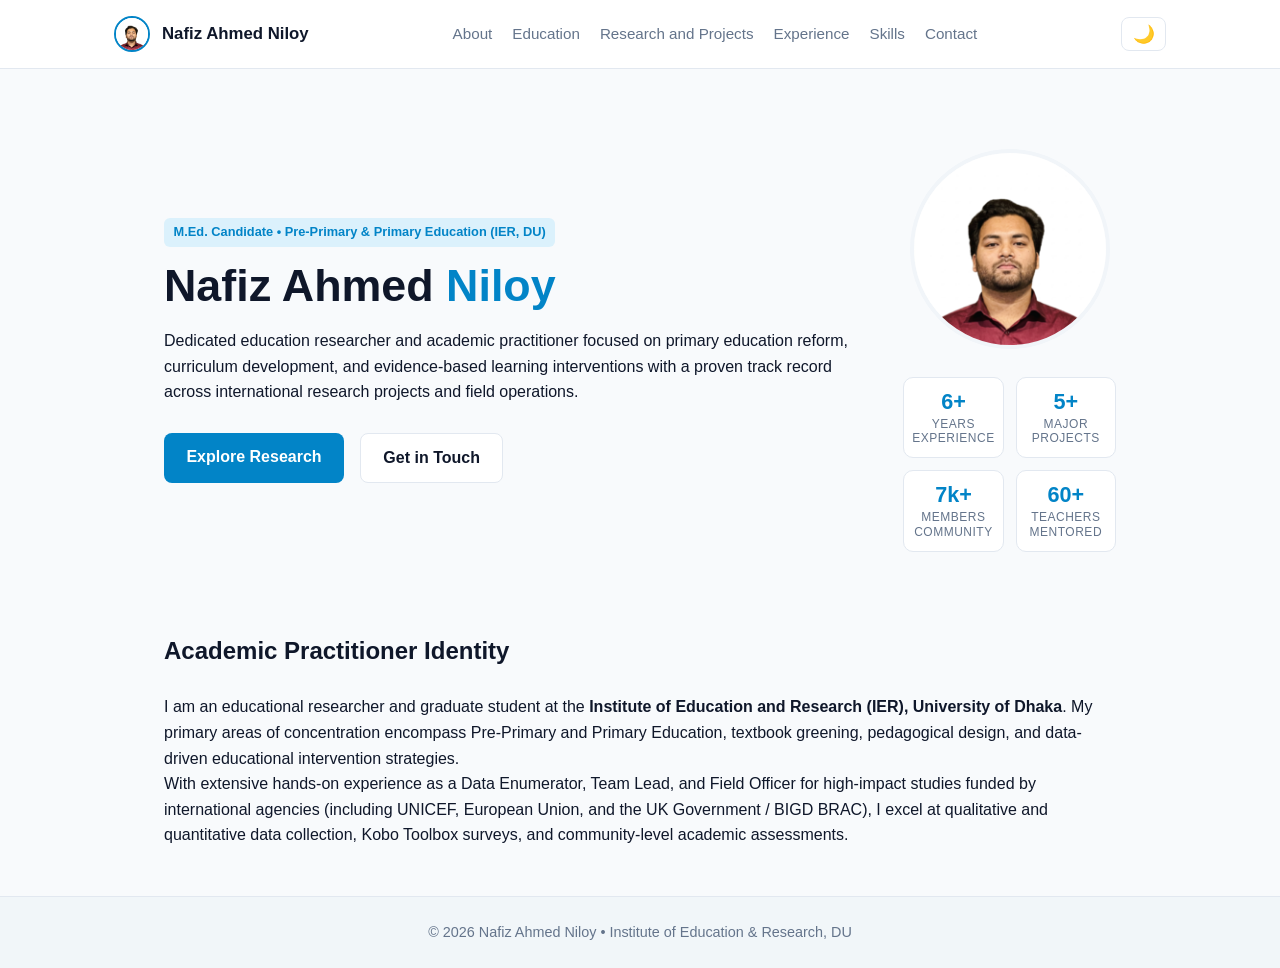
<file: index.html>
<!DOCTYPE html>
<html lang="en">
<head>
  <meta charset="UTF-8">
  <meta name="viewport" content="width=device-width, initial-scale=1.0">
  <title>Nafiz Ahmed Niloy | Portfolio</title>
  <link rel="stylesheet" href="style.css">
</head>
<body>

  <header>
  <div class="nav-container">
<a href="index.html" class="brand">
  <img src="profile.png" alt="Nafiz Ahmed Niloy" class="brand-avatar">
  <span class="brand-title">Nafiz Ahmed Niloy</span>
</a>
    
    <nav>
      <a href="index.html">About</a>
      <a href="education.html">Education</a>
      <a href="research.html">Research and Projects</a>
      <a href="experience.html">Experience</a>
      <a href="skills.html">Skills</a>
      <a href="contact.html">Contact</a>
    </nav>

    <!-- Add This Button Here -->
    <button id="theme-toggle" class="theme-toggle-btn" aria-label="Toggle theme">☀️</button>
  </div>
</header>

  <main>
    <section class="hero">
      <div class="hero-text">
        <span class="tag">M.Ed. Candidate • Pre-Primary &amp; Primary Education (IER, DU)</span>
        <h1>Nafiz Ahmed <span>Niloy</span></h1>
        <p>
          Dedicated education researcher and academic practitioner focused on primary education reform, curriculum development, and evidence-based learning interventions with a proven track record across international research projects and field operations.
        </p>
        <div class="btn-group">
          <a href="research.html" class="btn btn-primary">Explore Research</a>
          <a href="contact.html" class="btn btn-secondary">Get in Touch</a>
        </div>
      </div>
      <div class="hero-image">
      <div class="hero-image-wrapper">
  <!-- Profile Photo -->
  <div class="hero-image">
    <img src="profile.png" alt="Nafiz Ahmed Niloy">
  </div>

  <!-- 4 Mini Boxes Below Image -->
  <div class="mini-stats-grid">
    <div class="mini-stat-box">
      <span class="mini-stat-number">6+</span>
      <span class="mini-stat-label">Years<br>Experience</span>
    </div>

    <div class="mini-stat-box">
      <span class="mini-stat-number">5+</span>
      <span class="mini-stat-label">Major<br>Projects</span>
    </div>

    <div class="mini-stat-box">
      <span class="mini-stat-number">7k+</span>
      <span class="mini-stat-label">Members<br>Community</span>
    </div>

    <div class="mini-stat-box">
      <span class="mini-stat-number">60+</span>
      <span class="mini-stat-label">Teachers<br>Mentored</span>
    </div>
  </div>
</div>
    </section>

    <section style="margin-top: 3rem;">
      <h2 style="margin-bottom: 1.5rem;">Academic Practitioner Identity</h2>
      <p style= margin-bottom: 1rem;">
        I am an educational researcher and graduate student at the <strong>Institute of Education and Research (IER), University of Dhaka</strong>. My primary areas of concentration encompass Pre-Primary and Primary Education, textbook greening, pedagogical design, and data-driven educational intervention strategies.
      </p>
      <p>
        With extensive hands-on experience as a Data Enumerator, Team Lead, and Field Officer for high-impact studies funded by international agencies (including UNICEF, European Union, and the UK Government / BIGD BRAC), I excel at qualitative and quantitative data collection, Kobo Toolbox surveys, and community-level academic assessments.
      </p>
    </section>
  </main>

  <footer>
    <p>&copy; 2026 Nafiz Ahmed Niloy • Institute of Education &amp; Research, DU</p>
  </footer>

<script src="theme.js"></script>
</body>
</html>
</file>
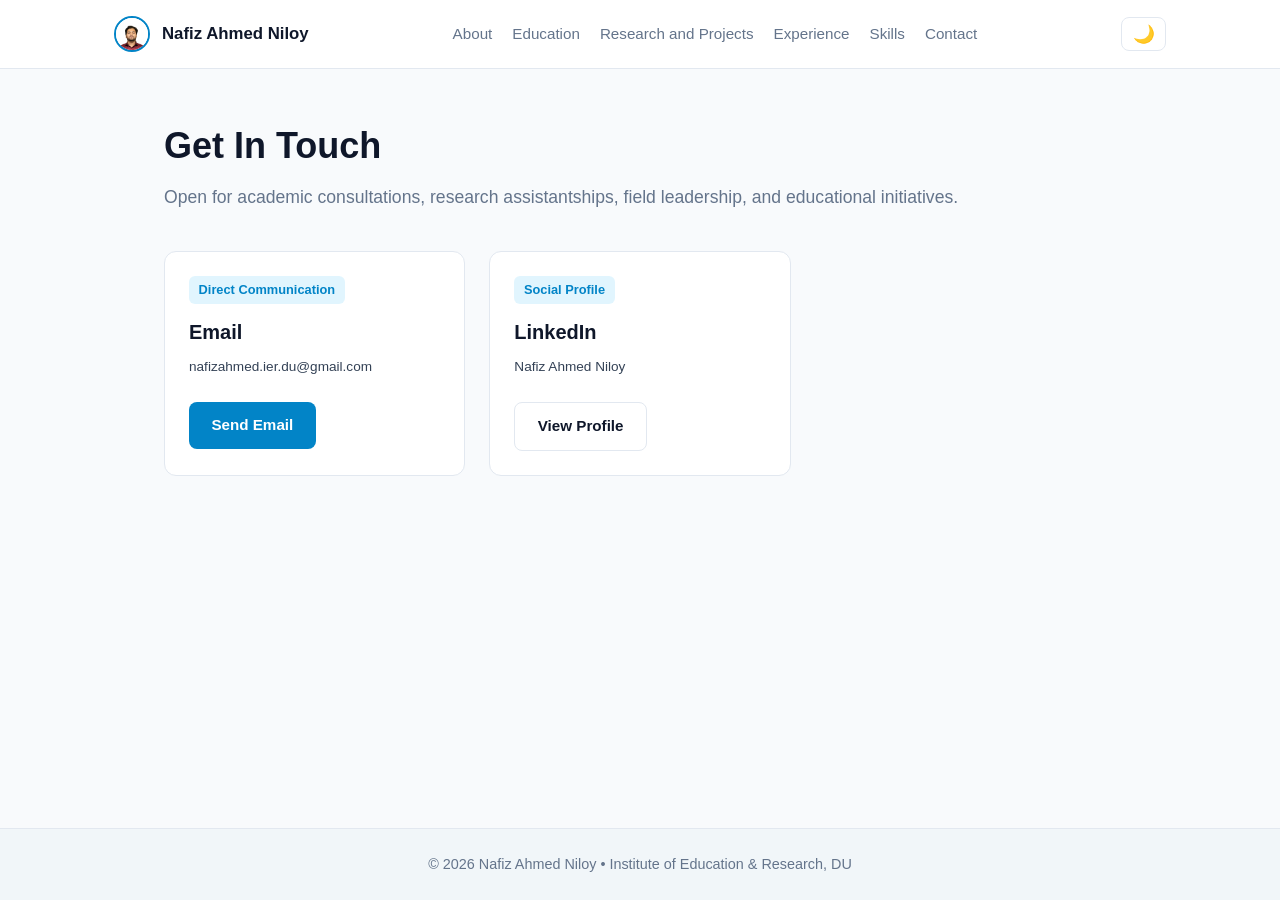
<file: contact.html>
<!DOCTYPE html>
<html lang="en">
<head>
  <meta charset="UTF-8">
  <meta name="viewport" content="width=device-width, initial-scale=1.0">
  <title>Contact | Nafiz Ahmed Niloy</title>
  <link rel="stylesheet" href="style.css">
</head>
<body>

<header>
  <div class="nav-container">
<a href="index.html" class="brand">
  <img src="profile.png" alt="Nafiz Ahmed Niloy" class="brand-avatar">
  <span class="brand-title">Nafiz Ahmed Niloy</span>
</a>
    
    <nav>
      <a href="index.html">About</a>
      <a href="education.html">Education</a>
      <a href="research.html">Research and Projects</a>
      <a href="experience.html">Experience</a>
      <a href="skills.html">Skills</a>
      <a href="contact.html">Contact</a>
    </nav>

    <!-- Add This Button Here -->
    <button id="theme-toggle" class="theme-toggle-btn" aria-label="Toggle theme">☀️</button>
  </div>
</header>

  <main>
    <h1 class="page-title">Get In Touch</h1>
    <p class="page-subtitle">Open for academic consultations, research assistantships, field leadership, and educational initiatives.</p>

    <div class="card-grid">
      <div class="card">
        <span class="tag">Direct Communication</span>
        <h3>Email</h3>
        <p class="meta">nafizahmed.ier.du@gmail.com</p>
        <p><a href="mailto:nafizahmed.ier.du@gmail.com" class="btn btn-primary" style="margin-top: 0.5rem;">Send Email</a></p>
      </div>

      <div class="card">
        <span class="tag">Social Profile</span>
        <h3>LinkedIn</h3>
        <p class="meta">Nafiz Ahmed Niloy</p>
        <p><a href="https://linkedin.com/in/nafiz-ahmed-niloy-b0" target="_blank" rel="noopener noreferrer" class="btn btn-secondary" style="margin-top: 0.5rem;">View Profile</a></p>
      </div>
    </div>
  </main>

  <footer>
    <p>&copy; 2026 Nafiz Ahmed Niloy • Institute of Education &amp; Research, DU</p>
  </footer>

<script src="theme.js"></script>
</body>
</html>
</file>
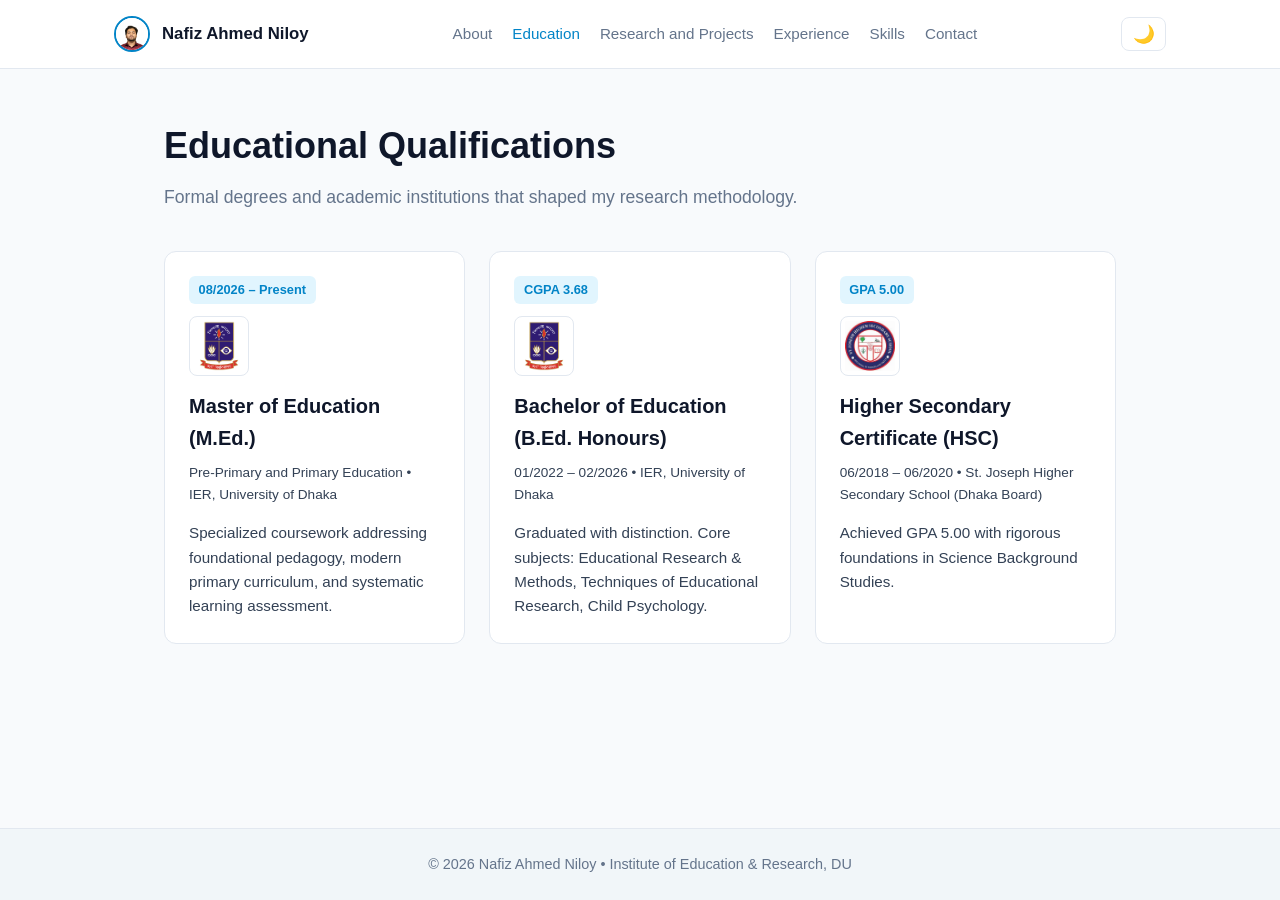
<file: education.html>
<!DOCTYPE html>
<html lang="en">
<head>
  <meta charset="UTF-8">
  <meta name="viewport" content="width=device-width, initial-scale=1.0">
  <title>Education | Nafiz Ahmed Niloy</title>
  <link rel="stylesheet" href="style.css">
</head>
<body>

  <header>
    <div class="nav-container">
<a href="index.html" class="brand">
  <img src="profile.png" alt="Nafiz Ahmed Niloy" class="brand-avatar">
  <span class="brand-title">Nafiz Ahmed Niloy</span>
</a>
      <nav>
        <a href="index.html">About</a>
        <a href="education.html" class="active">Education</a>
        <a href="research.html">Research and Projects</a>
        <a href="experience.html">Experience</a>
        <a href="skills.html">Skills</a>
        <a href="contact.html">Contact</a>
      </nav>
      <button id="theme-toggle" class="theme-toggle-btn" aria-label="Toggle theme">☀️</button>
    </div>
  </header>

  <main>
    <h1 class="page-title">Educational Qualifications</h1>
    <p class="page-subtitle">Formal degrees and academic institutions that shaped my research methodology.</p>

    <div class="card-grid">
      <!-- 1. M.Ed. Card (University of Dhaka) -->
      <div class="card">
        <span class="tag">08/2026 – Present</span>
        
        <!-- LOGO ADDED HERE -->
        <img src="du-logo.png.png" alt="University of Dhaka Logo" class="institution-logo">
        
        <h3>Master of Education (M.Ed.)</h3>
        <p class="meta">Pre-Primary and Primary Education • IER, University of Dhaka</p>
        <p>Specialized coursework addressing foundational pedagogy, modern primary curriculum, and systematic learning assessment.</p>
      </div>

      <!-- 2. B.Ed. Card (University of Dhaka) -->
      <div class="card">
        <span class="tag">CGPA 3.68</span>
        
        <!-- LOGO ADDED HERE -->
        <img src="du-logo.png.png" alt="University of Dhaka Logo" class="institution-logo">
        
        <h3>Bachelor of Education (B.Ed. Honours)</h3>
        <p class="meta">01/2022 – 02/2026 • IER, University of Dhaka</p>
        <p>Graduated with distinction. Core subjects: Educational Research &amp; Methods, Techniques of Educational Research, Child Psychology.</p>
      </div>

      <!-- 3. HSC Card (St. Joseph Higher Secondary School) -->
      <div class="card">
        <span class="tag">GPA 5.00</span>
        
        <!-- LOGO ADDED HERE -->
        <img src="st-joseph-logo.png.jpg" alt="St. Joseph Higher Secondary School Logo" class="institution-logo">
        
        <h3>Higher Secondary Certificate (HSC)</h3>
        <p class="meta">06/2018 – 06/2020 • St. Joseph Higher Secondary School (Dhaka Board)</p>
        <p>Achieved GPA 5.00 with rigorous foundations in Science Background Studies.</p>
      </div>
    </div>
  </main>

  <footer>
    <p>&copy; 2026 Nafiz Ahmed Niloy • Institute of Education &amp; Research, DU</p>
  </footer>

  <script src="theme.js"></script>
</body>
</html>
</file>
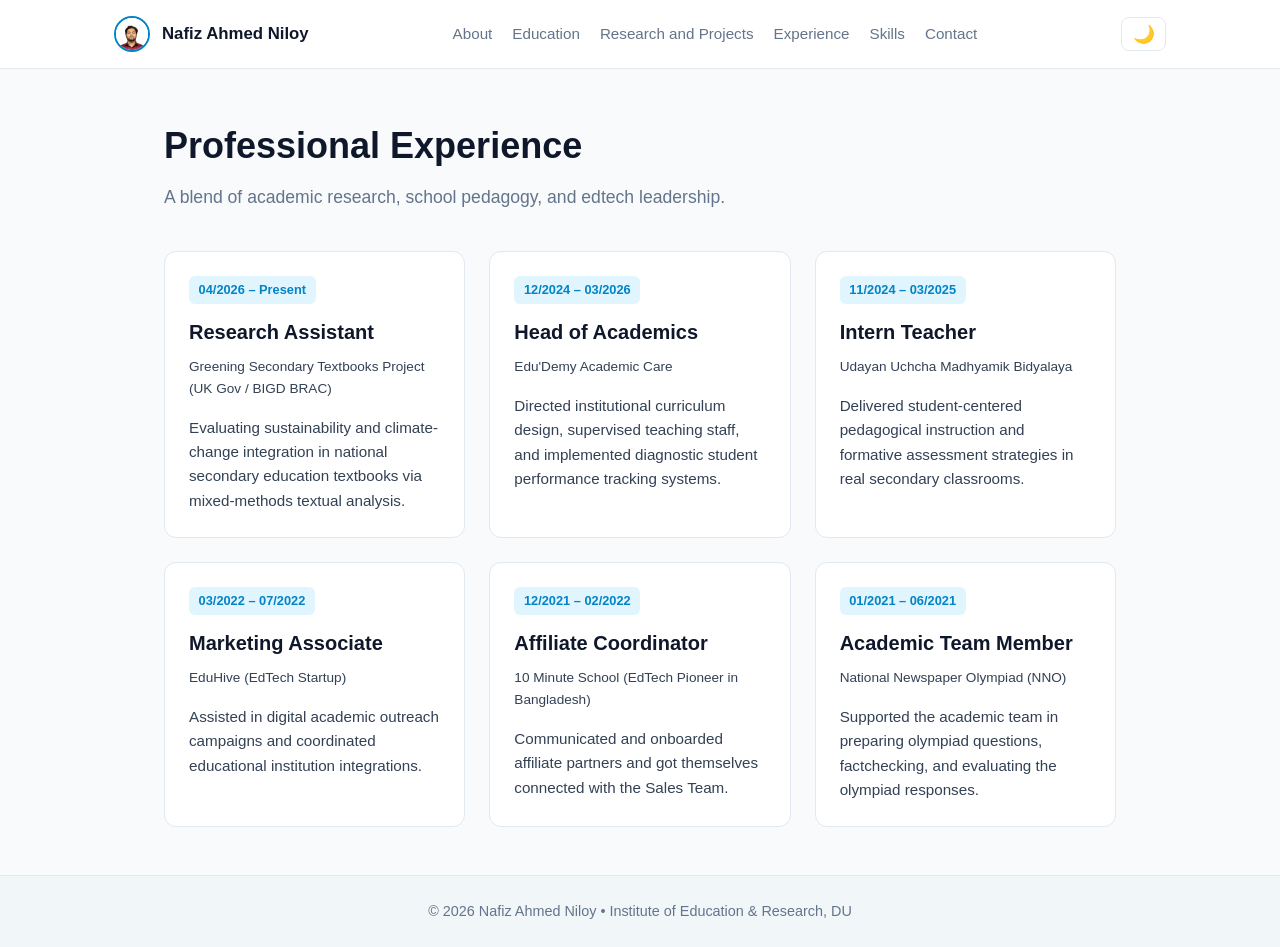
<file: experience.html>
<!DOCTYPE html>
<html lang="en">
<head>
  <meta charset="UTF-8">
  <meta name="viewport" content="width=device-width, initial-scale=1.0">
  <title>Experience | Nafiz Ahmed Niloy</title>
  <link rel="stylesheet" href="style.css">
</head>
<body>

<header>
  <div class="nav-container">
<a href="index.html" class="brand">
  <img src="profile.png" alt="Nafiz Ahmed Niloy" class="brand-avatar">
  <span class="brand-title">Nafiz Ahmed Niloy</span>
</a>
    
    <nav>
      <a href="index.html">About</a>
      <a href="education.html">Education</a>
      <a href="research.html">Research and Projects</a>
      <a href="experience.html">Experience</a>
      <a href="skills.html">Skills</a>
      <a href="contact.html">Contact</a>
    </nav>

    <!-- Add This Button Here -->
    <button id="theme-toggle" class="theme-toggle-btn" aria-label="Toggle theme">☀️</button>
  </div>
</header>

  <main>
    <h1 class="page-title">Professional Experience</h1>
    <p class="page-subtitle">A blend of academic research, school pedagogy, and edtech leadership.</p>

    <div class="card-grid">
      <div class="card">
        <span class="tag">04/2026 – Present</span>
        <h3>Research Assistant</h3>
        <p class="meta">Greening Secondary Textbooks Project (UK Gov / BIGD BRAC)</p>
        <p>Evaluating sustainability and climate-change integration in national secondary education textbooks via mixed-methods textual analysis.</p>
      </div>

      <div class="card">
        <span class="tag">12/2024 – 03/2026</span>
        <h3>Head of Academics</h3>
        <p class="meta">Edu'Demy Academic Care</p>
        <p>Directed institutional curriculum design, supervised teaching staff, and implemented diagnostic student performance tracking systems.</p>
      </div>

      <div class="card">
        <span class="tag">11/2024 – 03/2025</span>
        <h3>Intern Teacher</h3>
        <p class="meta">Udayan Uchcha Madhyamik Bidyalaya</p>
        <p>Delivered student-centered pedagogical instruction and formative assessment strategies in real secondary classrooms.</p>
      </div>

      <div class="card">
        <span class="tag">03/2022 – 07/2022</span>
        <h3>Marketing Associate</h3>
        <p class="meta">EduHive (EdTech Startup)</p>
        <p>Assisted in digital academic outreach campaigns and coordinated educational institution integrations.</p>
      </div>

    <div class="card">
        <span class="tag">12/2021 – 02/2022</span>
        <h3>Affiliate Coordinator</h3>
        <p class="meta">10 Minute School (EdTech Pioneer in Bangladesh)</p>
        <p>Communicated and onboarded affiliate partners and got themselves connected with the Sales Team.</p>
      </div>

        <div class="card">
        <span class="tag">01/2021 – 06/2021</span>
        <h3>Academic Team Member</h3>
        <p class="meta">National Newspaper Olympiad (NNO)</p>
        <p>Supported the academic team in preparing olympiad questions, factchecking, and evaluating the olympiad responses.</p>
      </div>
    </div>
  </main>
  </main>

  <footer>
    <p>&copy; 2026 Nafiz Ahmed Niloy • Institute of Education &amp; Research, DU</p>
  </footer>

<script src="theme.js"></script>
</body>
</html>
</file>
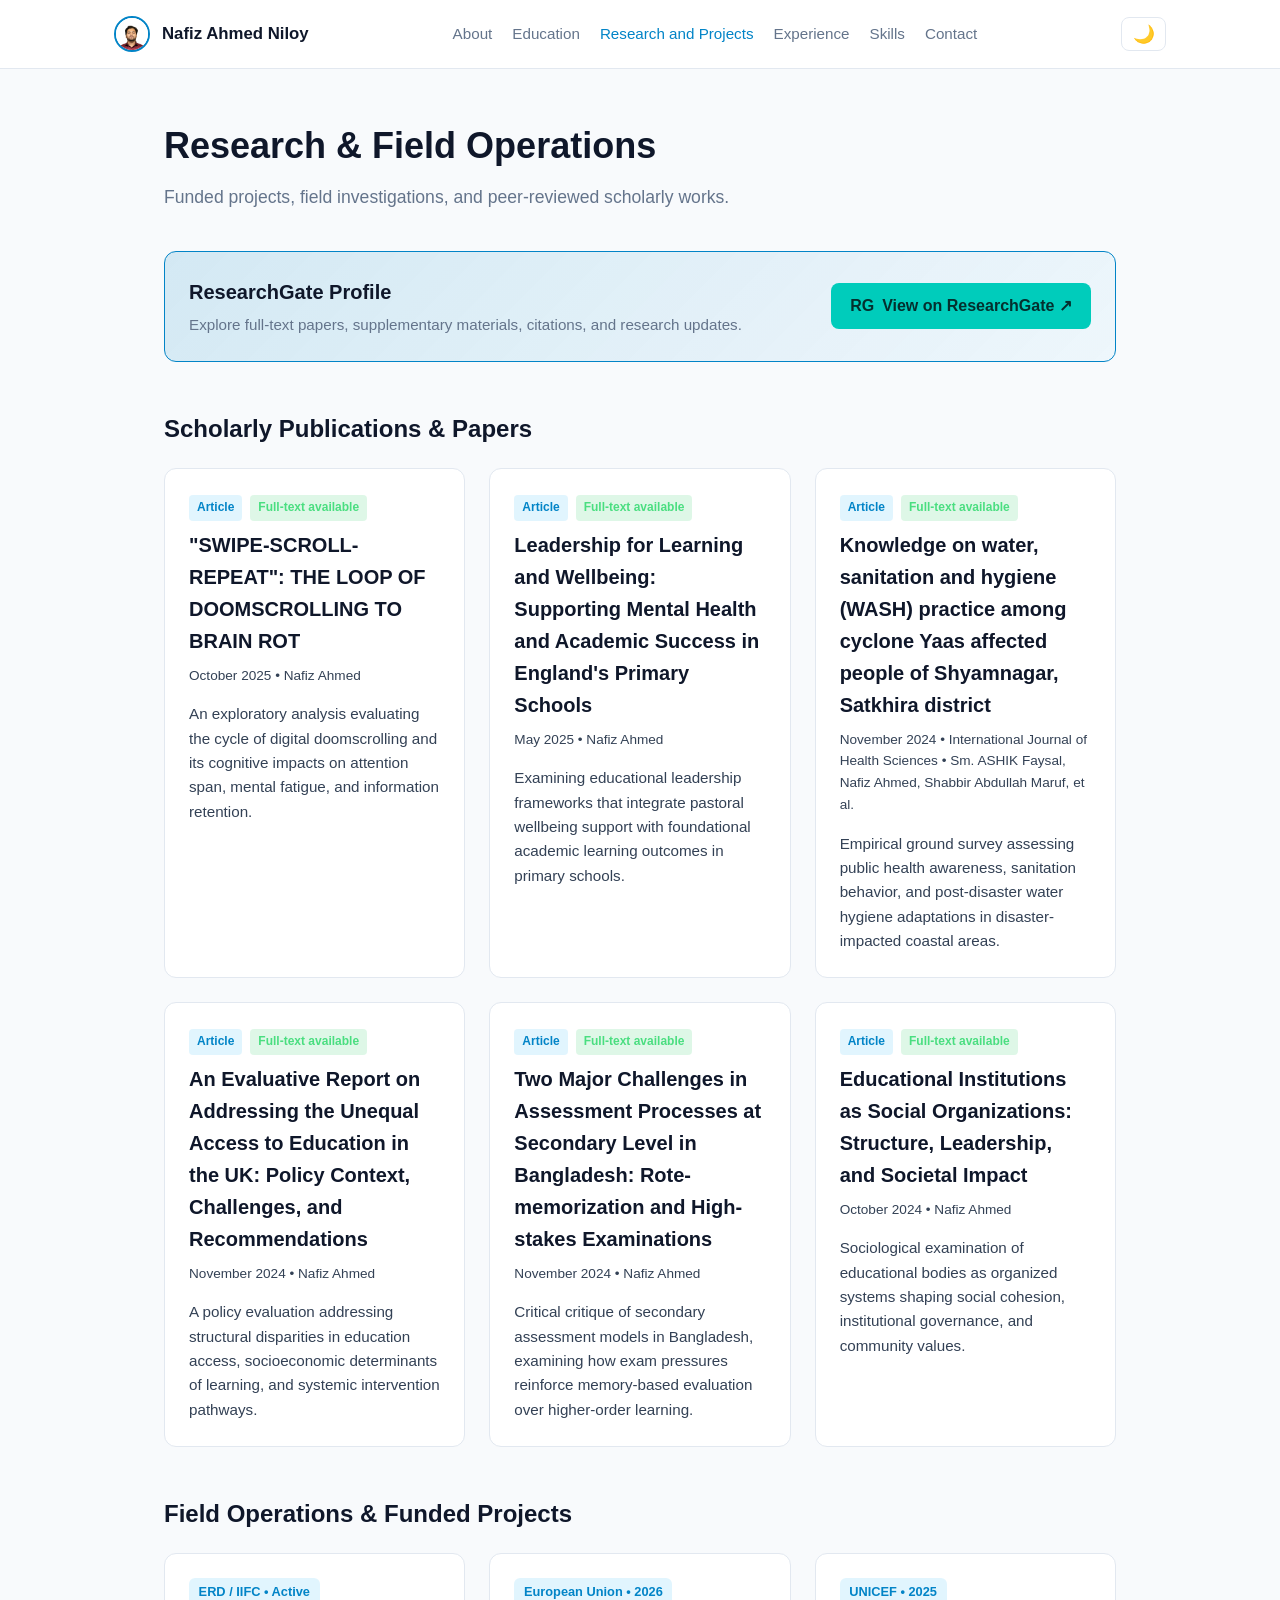
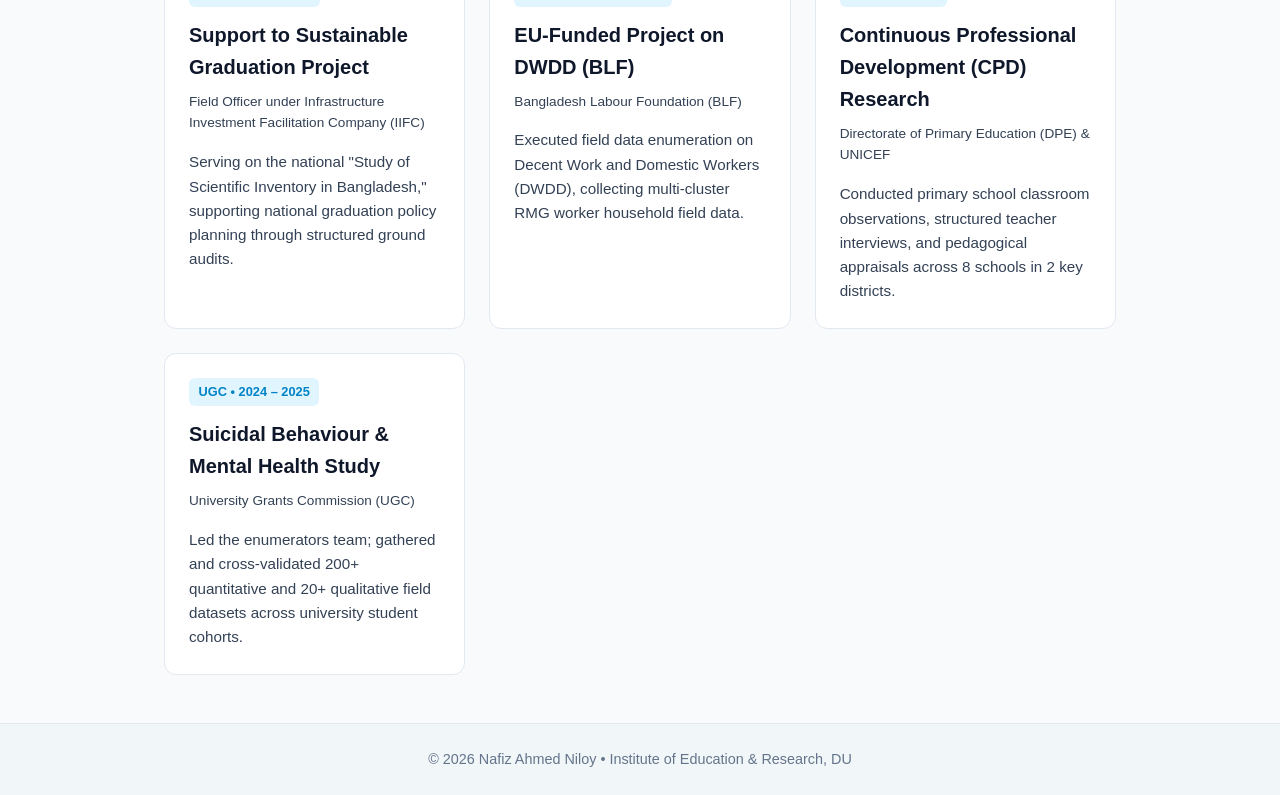
<file: research.html>
<!DOCTYPE html>
<html lang="en">
<head>
  <meta charset="UTF-8">
  <meta name="viewport" content="width=device-width, initial-scale=1.0">
  <title>Research and Projects | Nafiz Ahmed Niloy</title>
  <link rel="stylesheet" href="style.css">
</head>
<body>

  <header>
    <div class="nav-container">
<a href="index.html" class="brand">
  <img src="profile.png" alt="Nafiz Ahmed Niloy" class="brand-avatar">
  <span class="brand-title">Nafiz Ahmed Niloy</span>
</a>
      <nav>
        <a href="index.html">About</a>
        <a href="education.html">Education</a>
        <a href="research.html" class="active">Research and Projects</a>
        <a href="experience.html">Experience</a>
        <a href="skills.html">Skills</a>
        <a href="contact.html">Contact</a>
      </nav>
      <button id="theme-toggle" class="theme-toggle-btn" aria-label="Toggle theme">☀️</button>
    </div>
  </header>

  <main>
    <h1 class="page-title">Research &amp; Field Operations</h1>
    <p class="page-subtitle">Funded projects, field investigations, and peer-reviewed scholarly works.</p>

    <!-- ResearchGate Profile Banner -->
    <div class="researchgate-banner">
      <div>
        <h3>ResearchGate Profile</h3>
        <p>Explore full-text papers, supplementary materials, citations, and research updates.</p>
      </div>
      <a href="https://www.researchgate.net/profile/Nafiz-Ahmed-16" target="_blank" rel="noopener noreferrer" class="rg-btn">
        <span>RG</span> View on ResearchGate ↗
      </a>
    </div>

    <!-- Publications Section -->
    <h2 class="section-divider-title">Scholarly Publications &amp; Papers</h2>
    <div class="card-grid">

      <!-- Paper 1 -->
      <div class="card">
        <div class="publication-badge">
          <span class="badge-article">Article</span>
          <span class="badge-fulltext">Full-text available</span>
        </div>
        <h3>"SWIPE-SCROLL-REPEAT": THE LOOP OF DOOMSCROLLING TO BRAIN ROT</h3>
        <p class="meta">October 2025 • Nafiz Ahmed</p>
        <p>An exploratory analysis evaluating the cycle of digital doomscrolling and its cognitive impacts on attention span, mental fatigue, and information retention.</p>
      </div>

      <!-- Paper 2 -->
      <div class="card">
        <div class="publication-badge">
          <span class="badge-article">Article</span>
          <span class="badge-fulltext">Full-text available</span>
        </div>
        <h3>Leadership for Learning and Wellbeing: Supporting Mental Health and Academic Success in England's Primary Schools</h3>
        <p class="meta">May 2025 • Nafiz Ahmed</p>
        <p>Examining educational leadership frameworks that integrate pastoral wellbeing support with foundational academic learning outcomes in primary schools.</p>
      </div>

      <!-- Paper 3 -->
      <div class="card">
        <div class="publication-badge">
          <span class="badge-article">Article</span>
          <span class="badge-fulltext">Full-text available</span>
        </div>
        <h3>Knowledge on water, sanitation and hygiene (WASH) practice among cyclone Yaas affected people of Shyamnagar, Satkhira district</h3>
        <p class="meta">November 2024 • International Journal of Health Sciences • Sm. ASHIK Faysal, Nafiz Ahmed, Shabbir Abdullah Maruf, et al.</p>
        <p>Empirical ground survey assessing public health awareness, sanitation behavior, and post-disaster water hygiene adaptations in disaster-impacted coastal areas.</p>
      </div>

      <!-- Paper 4 -->
      <div class="card">
        <div class="publication-badge">
          <span class="badge-article">Article</span>
          <span class="badge-fulltext">Full-text available</span>
        </div>
        <h3>An Evaluative Report on Addressing the Unequal Access to Education in the UK: Policy Context, Challenges, and Recommendations</h3>
        <p class="meta">November 2024 • Nafiz Ahmed</p>
        <p>A policy evaluation addressing structural disparities in education access, socioeconomic determinants of learning, and systemic intervention pathways.</p>
      </div>

      <!-- Paper 5 -->
      <div class="card">
        <div class="publication-badge">
          <span class="badge-article">Article</span>
          <span class="badge-fulltext">Full-text available</span>
        </div>
        <h3>Two Major Challenges in Assessment Processes at Secondary Level in Bangladesh: Rote-memorization and High-stakes Examinations</h3>
        <p class="meta">November 2024 • Nafiz Ahmed</p>
        <p>Critical critique of secondary assessment models in Bangladesh, examining how exam pressures reinforce memory-based evaluation over higher-order learning.</p>
      </div>

      <!-- Paper 6 -->
      <div class="card">
        <div class="publication-badge">
          <span class="badge-article">Article</span>
          <span class="badge-fulltext">Full-text available</span>
        </div>
        <h3>Educational Institutions as Social Organizations: Structure, Leadership, and Societal Impact</h3>
        <p class="meta">October 2024 • Nafiz Ahmed</p>
        <p>Sociological examination of educational bodies as organized systems shaping social cohesion, institutional governance, and community values.</p>
      </div>

    </div>

    <!-- Fieldwork & Funded Projects Section -->
    <h2 class="section-divider-title">Field Operations &amp; Funded Projects</h2>
    <div class="card-grid">

      <div class="card">
        <span class="tag">ERD / IIFC • Active</span>
        <h3>Support to Sustainable Graduation Project</h3>
        <p class="meta">Field Officer under Infrastructure Investment Facilitation Company (IIFC)</p>
        <p>Serving on the national "Study of Scientific Inventory in Bangladesh," supporting national graduation policy planning through structured ground audits.</p>
      </div>

      <div class="card">
        <span class="tag">European Union • 2026</span>
        <h3>EU-Funded Project on DWDD (BLF)</h3>
        <p class="meta">Bangladesh Labour Foundation (BLF)</p>
        <p>Executed field data enumeration on Decent Work and Domestic Workers (DWDD), collecting multi-cluster RMG worker household field data.</p>
      </div>

      <div class="card">
        <span class="tag">UNICEF • 2025</span>
        <h3>Continuous Professional Development (CPD) Research</h3>
        <p class="meta">Directorate of Primary Education (DPE) &amp; UNICEF</p>
        <p>Conducted primary school classroom observations, structured teacher interviews, and pedagogical appraisals across 8 schools in 2 key districts.</p>
      </div>

      <div class="card">
        <span class="tag">UGC • 2024 – 2025</span>
        <h3>Suicidal Behaviour &amp; Mental Health Study</h3>
        <p class="meta">University Grants Commission (UGC)</p>
        <p>Led the enumerators team; gathered and cross-validated 200+ quantitative and 20+ qualitative field datasets across university student cohorts.</p>
      </div>

    </div>
  </main>

  <footer>
    <p>&copy; 2026 Nafiz Ahmed Niloy • Institute of Education &amp; Research, DU</p>
  </footer>

  <script src="theme.js"></script>
</body>
</html>
</file>
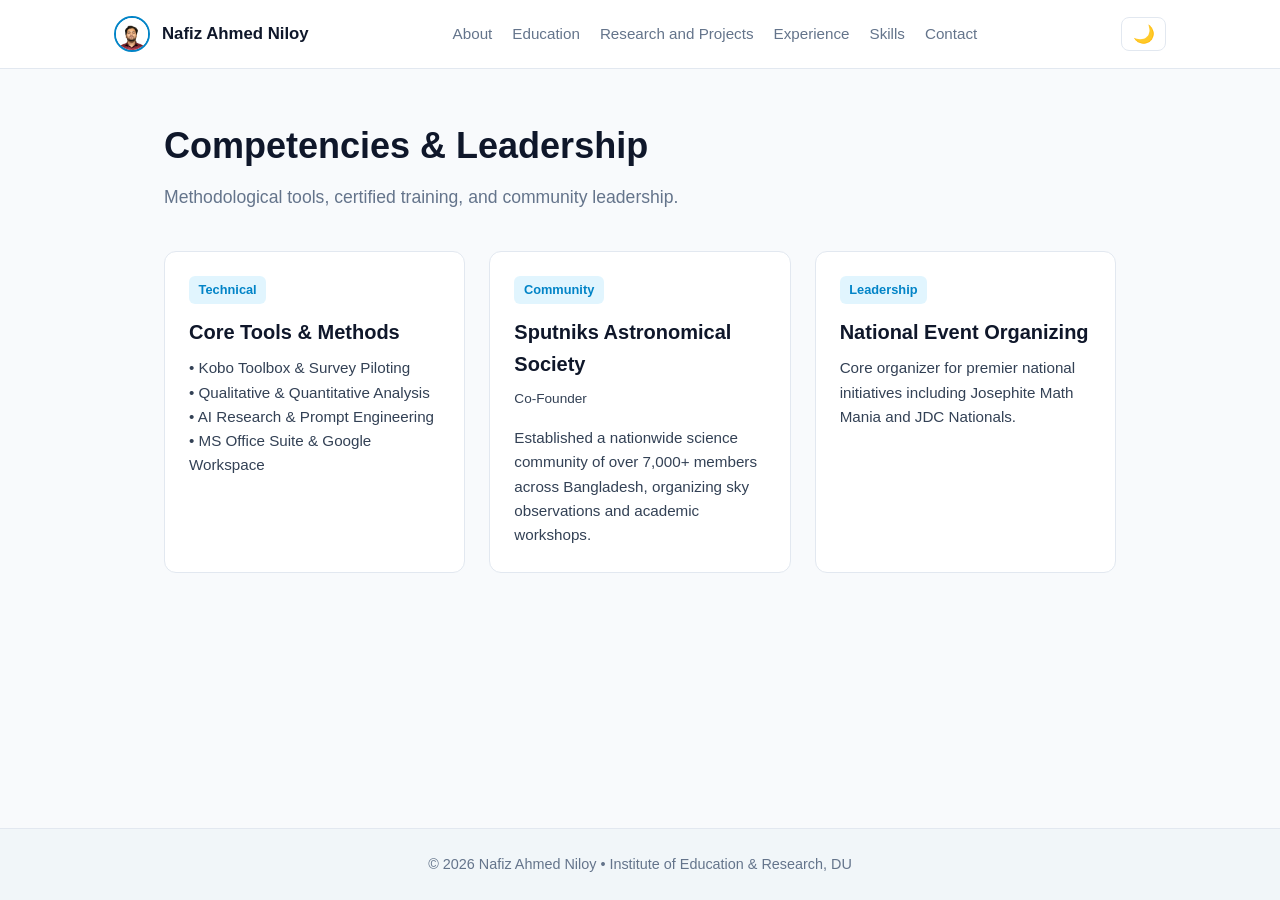
<file: skills.html>
<!DOCTYPE html>
<html lang="en">
<head>
  <meta charset="UTF-8">
  <meta name="viewport" content="width=device-width, initial-scale=1.0">
  <title>Skills & Impact | Nafiz Ahmed Niloy</title>
  <link rel="stylesheet" href="style.css">
</head>
<body>

<header>
  <div class="nav-container">
<a href="index.html" class="brand">
  <img src="profile.png" alt="Nafiz Ahmed Niloy" class="brand-avatar">
  <span class="brand-title">Nafiz Ahmed Niloy</span>
</a>
    
    <nav>
      <a href="index.html">About</a>
      <a href="education.html">Education</a>
      <a href="research.html">Research and Projects</a>
      <a href="experience.html">Experience</a>
      <a href="skills.html">Skills</a>
      <a href="contact.html">Contact</a>
    </nav>

    <!-- Add This Button Here -->
    <button id="theme-toggle" class="theme-toggle-btn" aria-label="Toggle theme">☀️</button>
  </div>
</header>

  <main>
    <h1 class="page-title">Competencies &amp; Leadership</h1>
    <p class="page-subtitle">Methodological tools, certified training, and community leadership.</p>

    <div class="card-grid">
      <div class="card">
        <span class="tag">Technical</span>
        <h3>Core Tools &amp; Methods</h3>
        <p>• Kobo Toolbox &amp; Survey Piloting<br>• Qualitative &amp; Quantitative Analysis<br>• AI Research &amp; Prompt Engineering<br>• MS Office Suite &amp; Google Workspace</p>
      </div>

      <div class="card">
        <span class="tag">Community</span>
        <h3>Sputniks Astronomical Society</h3>
        <p class="meta">Co-Founder</p>
        <p>Established a nationwide science community of over 7,000+ members across Bangladesh, organizing sky observations and academic workshops.</p>
      </div>

      <div class="card">
        <span class="tag">Leadership</span>
        <h3>National Event Organizing</h3>
        <p>Core organizer for premier national initiatives including Josephite Math Mania and JDC Nationals.</p>
      </div>
    </div>
  </main>

  <footer>
    <p>&copy; 2026 Nafiz Ahmed Niloy • Institute of Education &amp; Research, DU</p>
  </footer>

<script src="theme.js"></script>
</body>
</html>
</file>
<file: style.css>
:root {
  --primary: #0284c7;
  --primary-dark: #0369a1;
  --bg: #0f172a;
  --surface: #1e293b;
  --surface-hover: #334155;
  --text: #f8fafc;
  --text-muted: #94a3b8;
  --border: #334155;
  --accent: #38bdf8;
  --font-family: -apple-system, BlinkMacSystemFont, "Segoe UI", Roboto, Oxygen, Ubuntu, Cantarell, sans-serif;
}

* {
  margin: 0;
  padding: 0;
  box-sizing: border-box;
}

body {
  font-family: var(--font-family);
  background-color: var(--bg);
  color: var(--text);
  line-height: 1.6;
  min-height: 100vh;
  display: flex;
  flex-direction: column;
}

/* Header & Navigation */
header {
  position: sticky;
  top: 0;
  background-color: rgba(15, 23, 42, 0.95);
  backdrop-filter: blur(10px);
  border-bottom: 1px solid var(--border);
  z-index: 1000;
}

.nav-container {
  max-width: 1100px;
  margin: 0 auto;
  padding: 1rem 1.5rem;
  display: flex;
  justify-content: space-between;
  align-items: center;
}

.brand {
  display: flex;
  align-items: center;
  gap: 0.75rem;
  text-decoration: none;
  color: var(--text);
}

.brand-badge {
  background: linear-gradient(135deg, var(--primary), var(--accent));
  color: #fff;
  font-weight: 700;
  padding: 0.4rem 0.6rem;
  border-radius: 8px;
  font-size: 0.9rem;
}

.brand-title {
  font-weight: 700;
  font-size: 1.05rem;
}

nav {
  display: flex;
  gap: 1.25rem;
}

nav a {
  text-decoration: none;
  color: var(--text-muted);
  font-size: 0.95rem;
  font-weight: 500;
  transition: color 0.2s ease;
}

nav a:hover,
nav a.active {
  color: var(--accent);
}

/* Layout */
main {
  flex: 1;
  max-width: 1000px;
  width: 100%;
  margin: 0 auto;
  padding: 3rem 1.5rem;
}

.page-title {
  font-size: 2.25rem;
  font-weight: 800;
  margin-bottom: 0.5rem;
}

.page-subtitle {
  color: var(--text-muted);
  font-size: 1.1rem;
  margin-bottom: 2.5rem;
}

/* Cards & Lists */
.card-grid {
  display: grid;
  grid-template-columns: repeat(auto-fill, minmax(280px, 1fr));
  gap: 1.5rem;
}

.card {
  background-color: var(--surface);
  border: 1px solid var(--border);
  border-radius: 12px;
  padding: 1.5rem;
  transition: transform 0.2s ease, border-color 0.2s ease;
}

.card:hover {
  transform: translateY(-3px);
  border-color: var(--primary);
}

.tag {
  display: inline-block;
  background-color: rgba(56, 189, 248, 0.15);
  color: var(--accent);
  padding: 0.25rem 0.6rem;
  border-radius: 6px;
  font-size: 0.8rem;
  font-weight: 600;
  margin-bottom: 0.75rem;
}

.card h3 {
  font-size: 1.25rem;
  margin-bottom: 0.5rem;
}

.card .meta {
  color: var(--text-muted);
  font-size: 0.85rem;
  margin-bottom: 1rem;
}

.card p {
  color: #cbd5e1;
  font-size: 0.95rem;
}

/* Hero Section */
.hero {
  display: flex;
  align-items: center;
  gap: 3rem;
  padding: 2rem 0;
}

.hero-text {
  flex: 1;
}

.hero-text h1 {
  font-size: 2.8rem;
  font-weight: 800;
  margin-bottom: 1rem;
  line-height: 1.2;
}

.hero-text h1 span {
  color: var(--accent);
}

.hero-image img {
  width: 200px;
  height: 200px;
  object-fit: cover;
  border-radius: 50%;
  border: 4px solid var(--surface-hover);
}

.btn-group {
  display: flex;
  gap: 1rem;
  margin-top: 1.75rem;
}

.btn {
  display: inline-block;
  padding: 0.7rem 1.4rem;
  border-radius: 8px;
  font-weight: 600;
  text-decoration: none;
  transition: opacity 0.2s;
}

.btn-primary {
  background-color: var(--primary);
  color: #fff;
}

.btn-secondary {
  background-color: var(--surface);
  border: 1px solid var(--border);
  color: var(--text);
}

.btn:hover {
  opacity: 0.9;
}

/* Footer */
footer {
  border-top: 1px solid var(--border);
  background-color: rgba(15, 23, 42, 0.6);
  padding: 1.5rem;
  text-align: center;
  color: var(--text-muted);
  font-size: 0.9rem;
}

@media (max-width: 768px) {
  .nav-container {
    flex-direction: column;
    gap: 1rem;
  }
  nav {
    flex-wrap: wrap;
    justify-content: center;
  }
  .hero {
    flex-direction: column-reverse;
    text-align: center;
  }
  .btn-group {
    justify-content: center;
  }
}
/* --- Night / Light Mode Styling --- */
body.light-mode {
  --bg: #f8fafc;
  --surface: #ffffff;
  --surface-hover: #f1f5f9;
  --text: #0f172a;
  --text-muted: #64748b;
  --border: #e2e8f0;
  --accent: #0284c7;
}

body.light-mode header {
  background-color: rgba(255, 255, 255, 0.95);
  border-bottom: 1px solid var(--border);
}

body.light-mode .card p {
  color: #334155;
}

body.light-mode footer {
  background-color: rgba(241, 245, 249, 0.8);
}

/* Theme Toggle Button */
.theme-toggle-btn {
  background: var(--surface);
  border: 1px solid var(--border);
  color: var(--text);
  font-size: 1.1rem;
  padding: 0.35rem 0.65rem;
  border-radius: 8px;
  cursor: pointer;
  display: flex;
  align-items: center;
  justify-content: center;
  transition: all 0.2s ease;
}

.theme-toggle-btn:hover {
  border-color: var(--primary);
  transform: scale(1.05);
}
/* --- Institution Logos in Education Cards --- */
.institution-logo {
  width: 60px;
  height: 60px;
  object-fit: contain;
  margin-bottom: 0.85rem;
  display: block;
  background-color: #ffffff;
  padding: 4px;
  border-radius: 8px;
  border: 1px solid var(--border);
}
/* --- Research & Publications Styling --- */
.researchgate-banner {
  background: linear-gradient(135deg, rgba(2, 132, 199, 0.15), rgba(56, 189, 248, 0.05));
  border: 1px solid var(--primary);
  border-radius: 12px;
  padding: 1.5rem;
  display: flex;
  justify-content: space-between;
  align-items: center;
  gap: 1.5rem;
  margin-bottom: 2.5rem;
}

.researchgate-banner h3 {
  font-size: 1.25rem;
  margin-bottom: 0.3rem;
}

.researchgate-banner p {
  color: var(--text-muted);
  font-size: 0.95rem;
}

.rg-btn {
  background-color: #00ccbb;
  color: #042f2e;
  font-weight: 700;
  padding: 0.65rem 1.2rem;
  border-radius: 8px;
  text-decoration: none;
  white-space: nowrap;
  display: inline-flex;
  align-items: center;
  gap: 0.5rem;
  transition: opacity 0.2s ease, transform 0.2s ease;
}

.rg-btn:hover {
  opacity: 0.9;
  transform: translateY(-2px);
}

.section-divider-title {
  font-size: 1.5rem;
  font-weight: 700;
  margin: 3rem 0 1.25rem 0;
  color: var(--text);
}

.publication-badge {
  display: inline-flex;
  gap: 0.5rem;
  margin-bottom: 0.5rem;
}

.badge-article {
  background-color: rgba(56, 189, 248, 0.15);
  color: var(--accent);
  padding: 0.2rem 0.5rem;
  border-radius: 4px;
  font-size: 0.75rem;
  font-weight: 600;
}

.badge-fulltext {
  background-color: rgba(34, 197, 94, 0.15);
  color: #4ade80;
  padding: 0.2rem 0.5rem;
  border-radius: 4px;
  font-size: 0.75rem;
  font-weight: 600;
}

@media (max-width: 650px) {
  .researchgate-banner {
    flex-direction: column;
    align-items: flex-start;
  }
}
/* Nav Brand Profile Avatar */
.brand-avatar {
  width: 36px;
  height: 36px;
  border-radius: 50%;
  object-fit: cover;
  border: 2px solid var(--accent);
  display: block;
}
/* --- Hero Profile & Mini Stats Grid --- */
.hero-image-wrapper {
  display: flex;
  flex-direction: column;
  align-items: center;
  gap: 1.25rem;
}

.mini-stats-grid {
  display: grid;
  grid-template-columns: repeat(2, 1fr);
  gap: 0.75rem;
  width: 100%;
  max-width: 260px;
}

.mini-stat-box {
  background: var(--surface);
  border: 1px solid var(--border);
  border-radius: 10px;
  padding: 0.75rem 0.5rem;
  text-align: center;
  transition: transform 0.2s ease, border-color 0.2s ease;
}

.mini-stat-box:hover {
  transform: translateY(-2px);
  border-color: var(--accent);
}

.mini-stat-number {
  display: block;
  font-size: 1.35rem;
  font-weight: 800;
  color: var(--accent);
  line-height: 1.1;
}

.mini-stat-label {
  display: block;
  font-size: 0.75rem;
  text-transform: uppercase;
  letter-spacing: 0.5px;
  color: var(--text-muted);
  line-height: 1.2;
  margin-top: 0.2rem;
}
</file>
